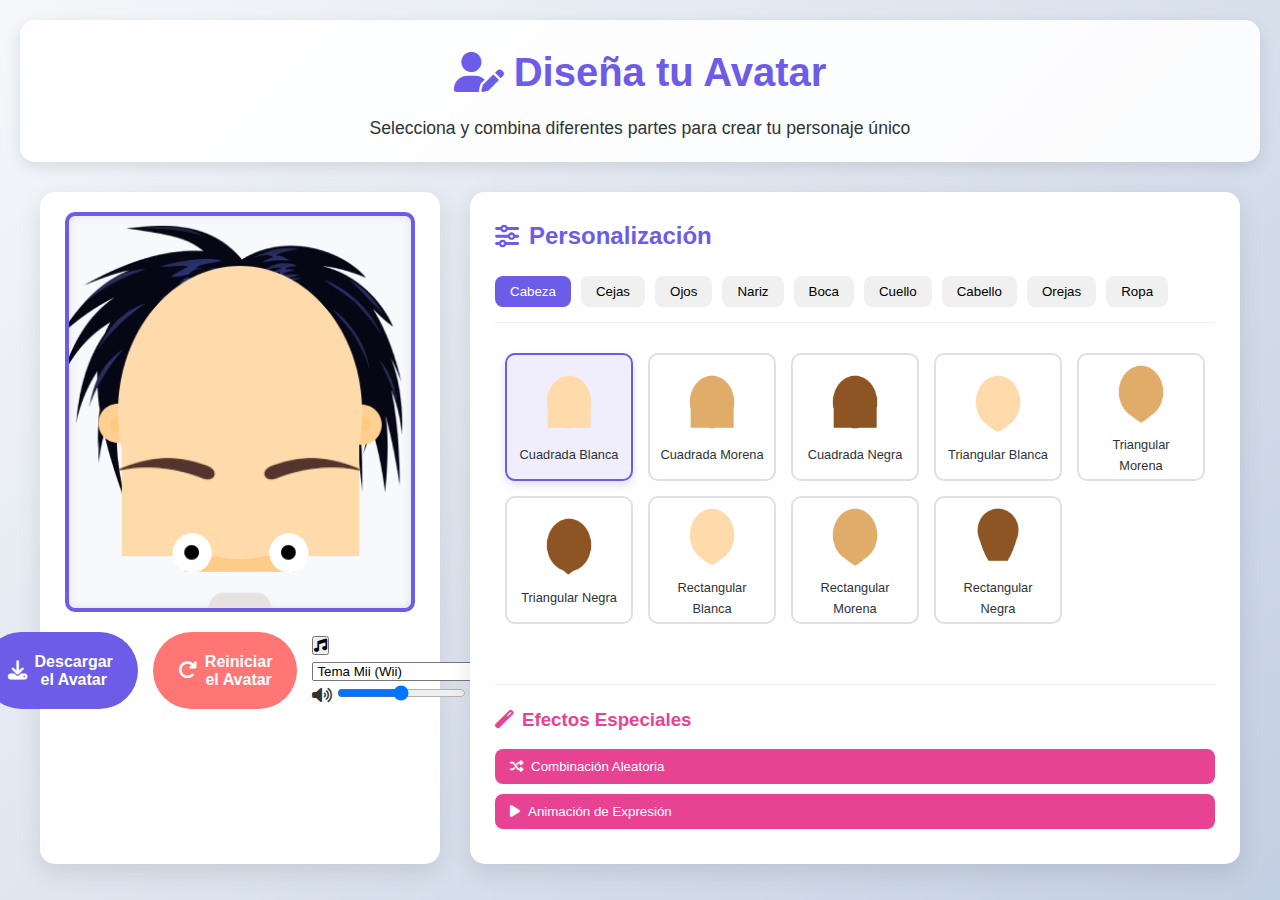
<file: avatar-creator.html>
<!DOCTYPE html>
<html lang="es">
<head>
    <meta charset="UTF-8">
    <meta name="viewport" content="width=device-width, initial-scale=1.0">
    <title>EpicAvatar</title>
    <link rel="stylesheet" href="avatar-styles.css">
    <link rel="stylesheet" href="https://cdnjs.cloudflare.com/ajax/libs/font-awesome/6.4.0/css/all.min.css">
    <script src="https://html2canvas.hertzen.com/dist/html2canvas.min.js"></script>
</head>
<body>
    <header>
        <h1><i class="fas fa-user-edit"></i> Diseña tu Avatar</h1>
        <p>Selecciona y combina diferentes partes para crear tu personaje único</p>
    </header>
    
    <main class="avatar-container">
        <!-- Vista previa del avatar -->
        <div class="avatar-preview-container">
            <div class="avatar-preview" id="avatarPreview">
                <div class="avatar-layer" id="baseLayer"></div>
                <div class="avatar-layer" id="cabezaLayer"></div>
                <div class="avatar-layer" id="cejasLayer"></div>
                <div class="avatar-layer" id="ojosLayer"></div>
                <div class="avatar-layer" id="narizLayer"></div>
                <div class="avatar-layer" id="bocaLayer"></div>
                <div class="avatar-layer" id="cuelloLayer"></div>
                <div class="avatar-layer" id="cabelloLayer"></div>
                <div class="avatar-layer" id="orejasLayer"></div>
                <div class="avatar-layer" id="ropaLayer"></div>
            </div>
            
            <div class="avatar-actions">
                <button id="downloadBtn" class="action-btn">
                    <i class="fas fa-download"></i> Descargar el Avatar
                </button>
                <button id="resetBtn" class="action-btn">
                    <i class="fas fa-redo"></i> Reiniciar el Avatar
                </button>
          
                <!-- Reproductor de música estilo Mii -->
        <div class="music-player">
            <audio id="bgMusic" loop></audio>
            <div class="music-controls">
                <button id="musicToggle" class="music-btn">
                    <i class="fas fa-music"></i>
                </button>
                <select id="musicSelector" class="music-selector">
                    <option value="">Seleccionar canción</option>
                    <option value="assets/musica/Wii OST - Mii Maker.mp3">Tema Mii (Wii)</option>
                    <option value="assets/musica/Nintendo 3DS - Mii Maker - Main Theme.mp3">Tema Mii (3DS)</option>
                    <option value="assets/musica/Mii Editor - Mii Maker (Wii U) Music.mp3">Tema Mii (Wii U)</option>
                    <option value="assets/musica/Mii Maker - Tomodachi Life OST.mp3">Tema Mii (Tomodachi Life)</option>
                    <option value="assets/musica/Character Customization - Nintendo Switch Sports Soundtrack.mp3">Tema Mii (Nintendo Switch)</option>
                </select>
                <div class="volume-control">
                    <i class="fas fa-volume-up"></i>
                    <input type="range" id="volumeSlider" min="0" max="1" step="0.1" value="0.5">
                </div>
            </div>
        </div>
          </div>
    </div>
        <!-- Panel de personalización -->
        <div class="customization-panel">
            <div class="panel-header">
                <h2><i class="fas fa-sliders-h"></i> Personalización</h2>
            </div>
            
            <div class="categories-tabs">
                <button class="tab active" data-category="cabeza">Cabeza</button>
                <button class="tab" data-category="cejas">Cejas</button>
                <button class="tab" data-category="ojos">Ojos</button>
                <button class="tab" data-category="nariz">Nariz</button>
                <button class="tab" data-category="boca">Boca</button>
                <button class="tab" data-category="cuello">Cuello</button>
                <button class="tab" data-category="cabello">Cabello</button>
                <button class="tab" data-category="orejas">Orejas</button>             
                <button class="tab" data-category="ropa">Ropa</button>
            </div>
            
            <!-- Contenido de las categorías -->
            <div class="category-content active" data-category="cabeza">
                <div class="options-grid"></div>
            </div>
            
            <div class="category-content" data-category="cejas">
                <div class="options-grid"></div>
            </div>
            
            <div class="category-content" data-category="ojos">
                <div class="options-grid"></div>
            </div>
            
            <div class="category-content" data-category="nariz">
                <div class="options-grid"></div>
            </div>
            
            <div class="category-content" data-category="boca">
                <div class="options-grid"></div>
            </div>
            
            <div class="category-content" data-category="cuello">
                <div class="options-grid"></div>
            </div>
            
            <!-- Sección de cabello con selector de color -->
            <div class="category-content" data-category="cabello">
                <div class="options-grid"></div>
                <div class="color-picker-container" style="display: none;">
                    <h3>Color del cabello</h3>
                    <input type="color" id="hairColorPicker" value="#000000">
                    <div class="color-presets">
                        <div class="color-preset active" style="background: #000000;" data-color="#000000"></div>
                        <div class="color-preset" style="background: #3d2b1f;" data-color="#3d2b1f"></div>
                        <div class="color-preset" style="background: #6b4e31;" data-color="#6b4e31"></div>
                        <div class="color-preset" style="background: #a67c52;" data-color="#a67c52"></div>
                        <div class="color-preset" style="background: #c68642;" data-color="#c68642"></div>
                        <div class="color-preset" style="background: #e6bc5c;" data-color="#e6bc5c"></div>
                        <div class="color-preset" style="background: #b55239;" data-color="#b55239"></div>
                        <div class="color-preset" style="background: #d1352b;" data-color="#d1352b"></div>
                        <div class="color-preset" style="background: #6a2135;" data-color="#6a2135"></div>
                        <div class="color-preset" style="background: #3e3546;" data-color="#3e3546"></div>
                        <div class="color-preset" style="background: #2b4162;" data-color="#2b4162"></div>
                        <div class="color-preset" style="background: #4aad52;" data-color="#4aad52"></div>
                    </div>
                </div>
            </div>
            
            <div class="category-content" data-category="orejas">
                <div class="options-grid"></div>
            </div>
            <!-- Dentro de tu customization-panel, después de la categoría "orejas" -->
            <div class="category-content" data-category="ropa">
                <div class="options-grid">
                    <!-- Aquí irá la imagen base de los hombros -->
                    <div class="option active" data-value="hombros1">
                        <img src="assets/ropas/ropa (1).png" alt="Hombros base">
                        <div class="name">Hombros</div>
                    </div>
                </div>
                
            <!-- Selector de color para la ropa -->
            <div class="color-picker-container">
                <h3>Color de la ropa</h3>
                <input type="color" id="ropaColorPicker" value="#3a5fcd">
                <div class="color-presets">
                    <div class="color-preset active" style="background: #3a5fcd;" data-color="#3a5fcd"></div>
                    <div class="color-preset" style="background: #2c3e50;" data-color="#2c3e50"></div>
                    <div class="color-preset" style="background: #e74c3c;" data-color="#e74c3c"></div>
                    <div class="color-preset" style="background: #27ae60;" data-color="#27ae60"></div>
                    <div class="color-preset" style="background: #f39c12;" data-color="#f39c12"></div>
                    <div class="color-preset" style="background: #8e44ad;" data-color="#8e44ad"></div>
                    <div class="color-preset" style="background: #3498db;" data-color="#3498db"></div>
                    <div class="color-preset" style="background: #1abc9c;" data-color="#1abc9c"></div>
                </div>
            </div>
        </div>
                <!-- Efectos especiales -->
            <div class="fun-features">
                <h3><i class="fas fa-magic"></i> Efectos Especiales</h3>
                <button id="randomizeBtn" class="fun-btn">
                    <i class="fas fa-random"></i> Combinación Aleatoria
                </button>
                <button id="animateBtn" class="fun-btn">
                    <i class="fas fa-play"></i> Animación de Expresión
                </button>
            </div>
        </div>
    </main>
 <script src="script.js"></script>
</body>
</html>
</file>
<file: avatar-styles.css>
:root {
    --primary: #6c5ce7;
    --secondary: #a29bfe;
    --dark: #2d3436;
    --light: #f7f9fc;
    --success: #00b894;
    --danger: #ff7675;
    --warning: #fdcb6e;
    --fun: #e84393;
}

* {
    margin: 0;
    padding: 0;
    box-sizing: border-box;
}

body {
    font-family: 'Segoe UI', Tahoma, Geneva, Verdana, sans-serif;
    background: linear-gradient(135deg, #f5f7fa 0%, #c3cfe2 100%);
    color: var(--dark);
    min-height: 100vh;
    padding: 20px;
    line-height: 1.6;
}

header {
    text-align: center;
    margin-bottom: 30px;
    padding: 20px;
    background: rgba(255, 255, 255, 0.9);
    border-radius: 15px;
    box-shadow: 0 5px 15px rgba(0,0,0,0.1);
}

header h1 {
    color: var(--primary);
    font-size: 2.5rem;
    margin-bottom: 10px;
    display: flex;
    align-items: center;
    justify-content: center;
    gap: 10px;
}

header p {
    color: var(--dark);
    font-size: 1.1rem;
    max-width: 600px;
    margin: 0 auto;
}

.avatar-container {
    display: flex;
    flex-wrap: wrap;
    gap: 30px;
    max-width: 1200px;
    margin: 0 auto;
}

.avatar-preview-container {
    flex: 1;
    min-width: 300px;
    background: white;
    border-radius: 15px;
    padding: 20px;
    box-shadow: 0 8px 25px rgba(0,0,0,0.1);
    display: flex;
    flex-direction: column;
    align-items: center;
}

.avatar-preview {
    position: relative;
    width: 350px;
    height: 400px;
    background: var(--light);
    margin: 0 auto 20px;
    box-shadow: inset 0 0 10px rgba(0,0,0,0.1);
    border: 4px solid var(--primary);
    overflow: hidden;
    border-radius: 10px;
}

.avatar-layer {
    position: absolute;
    top: 0;
    left: 0;
    width: 100%;
    height: 100%;
    background-size: contain;
    background-repeat: no-repeat;
    background-position: center;
    transition: all 0.3s ease;
}

#baseLayer { z-index: 1; }
#cabezaLayer { z-index: 2; }
#cejasLayer { 
    z-index: 3;
    top: 30%;
    transform: scale(1.2);
}
#ojosLayer { 
    z-index: 4;
    top: 40%;
}
#narizLayer { 
    z-index: 5;
    top: 55%;
    transform: scale(1.2);
}
#bocaLayer { 
    z-index: 6;
    top: 65%;
}
#ropaLayer { 
    z-index: 7;
    top: 75%;
    height: 25%;
}
#accesorioLayer { z-index: 8; }

.avatar-actions {
    display: flex;
    gap: 15px;
    justify-content: center;
}

.action-btn {
    padding: 12px 25px;
    border: none;
    border-radius: 50px;
    font-size: 1rem;
    font-weight: 600;
    cursor: pointer;
    transition: all 0.3s ease;
    display: flex;
    align-items: center;
    gap: 8px;
    background: var(--primary);
    color: white;
}

.action-btn:hover {
    transform: translateY(-3px);
    box-shadow: 0 5px 15px rgba(108, 92, 231, 0.4);
}

.action-btn i {
    font-size: 1.2rem;
}

#resetBtn {
    background: var(--danger);
}

.customization-panel {
    flex: 2;
    min-width: 400px;
    background: white;
    border-radius: 15px;
    padding: 25px;
    box-shadow: 0 8px 25px rgba(0,0,0,0.1);
}

.panel-header {
    display: flex;
    justify-content: space-between;
    align-items: center;
    margin-bottom: 20px;
    flex-wrap: wrap;
    gap: 15px;
}

.panel-header h2 {
    color: var(--primary);
    display: flex;
    align-items: center;
    gap: 10px;
}

.categories-tabs {
    display: flex;
    flex-wrap: wrap;
    gap: 10px;
    margin-bottom: 20px;
    border-bottom: 1px solid #eee;
    padding-bottom: 15px;
}

.tab {
    padding: 8px 15px;
    background: #f0f0f0;
    border: none;
    border-radius: 8px;
    cursor: pointer;
    transition: all 0.3s ease;
    font-weight: 500;
}

.tab:hover, .tab.active {
    background: var(--primary);
    color: white;
}

.category-content {
    display: none;
    max-height: 400px;
    overflow-y: auto;
    padding: 10px;
}

.category-content.active {
    display: block;
}

.options-grid {
    display: grid;
    grid-template-columns: repeat(auto-fill, minmax(110px, 1fr));
    gap: 15px;
    margin-bottom: 20px;
}

.option {
    border: 2px solid #e0e0e0;
    border-radius: 10px;
    padding: 10px;
    cursor: pointer;
    transition: all 0.3s ease;
    text-align: center;
    background: white;
    aspect-ratio: 1/1;
    display: flex;
    flex-direction: column;
    align-items: center;
    justify-content: center;
    overflow: hidden;
}

.option:hover {
    border-color: var(--secondary);
    transform: translateY(-5px);
    box-shadow: 0 8px 15px rgba(108, 92, 231, 0.15);
}

.option.active {
    border-color: var(--primary);
    background-color: rgba(108, 92, 231, 0.1);
    box-shadow: 0 4px 10px rgba(108, 92, 231, 0.2);
}

.option img {
    width: 100%;
    height: 70px;
    object-fit: contain;
    margin-bottom: 8px;
    pointer-events: none;
    transition: transform 0.3s;
}

.option:hover img {
    transform: scale(1.1);
}

.option .name {
    font-size: 0.8rem;
    color: var(--dark);
    font-weight: 500;
    pointer-events: none;
}

.fun-features {
    margin-top: 30px;
    padding-top: 20px;
    border-top: 1px solid #eee;
}

.fun-features h3 {
    margin-bottom: 15px;
    display: flex;
    align-items: center;
    gap: 8px;
    color: var(--fun);
}

.fun-btn {
    padding: 10px 15px;
    background: var(--fun);
    color: white;
    border: none;
    border-radius: 8px;
    cursor: pointer;
    transition: all 0.3s ease;
    display: flex;
    align-items: center;
    gap: 8px;
    font-weight: 500;
    width: 100%;
    margin-bottom: 10px;
}

.fun-btn:hover {
    background: #d63080;
    transform: translateY(-3px);
    box-shadow: 0 5px 15px rgba(232, 67, 147, 0.3);
}

/* Animaciones */
@keyframes expression {
    0% { transform: scale(1); }
    25% { transform: scale(1.05); }
    50% { transform: scale(1); }
    75% { transform: scale(0.95); }
    100% { transform: scale(1); }
}

.expression-animation {
    animation: expression 0.8s ease-in-out;
}

@keyframes float {
    0% { transform: translateY(0px); }
    50% { transform: translateY(-15px); }
    100% { transform: translateY(0px); }
}

.floating {
    animation: float 4s ease-in-out infinite;
}

/* Responsive */
@media (max-width: 900px) {
    .avatar-container {
        flex-direction: column;
    }
    
    .avatar-preview-container, .customization-panel {
        width: 100%;
    }
    
    .avatar-preview {
        width: 300px;
        height: 350px;
    }
}
</file>
